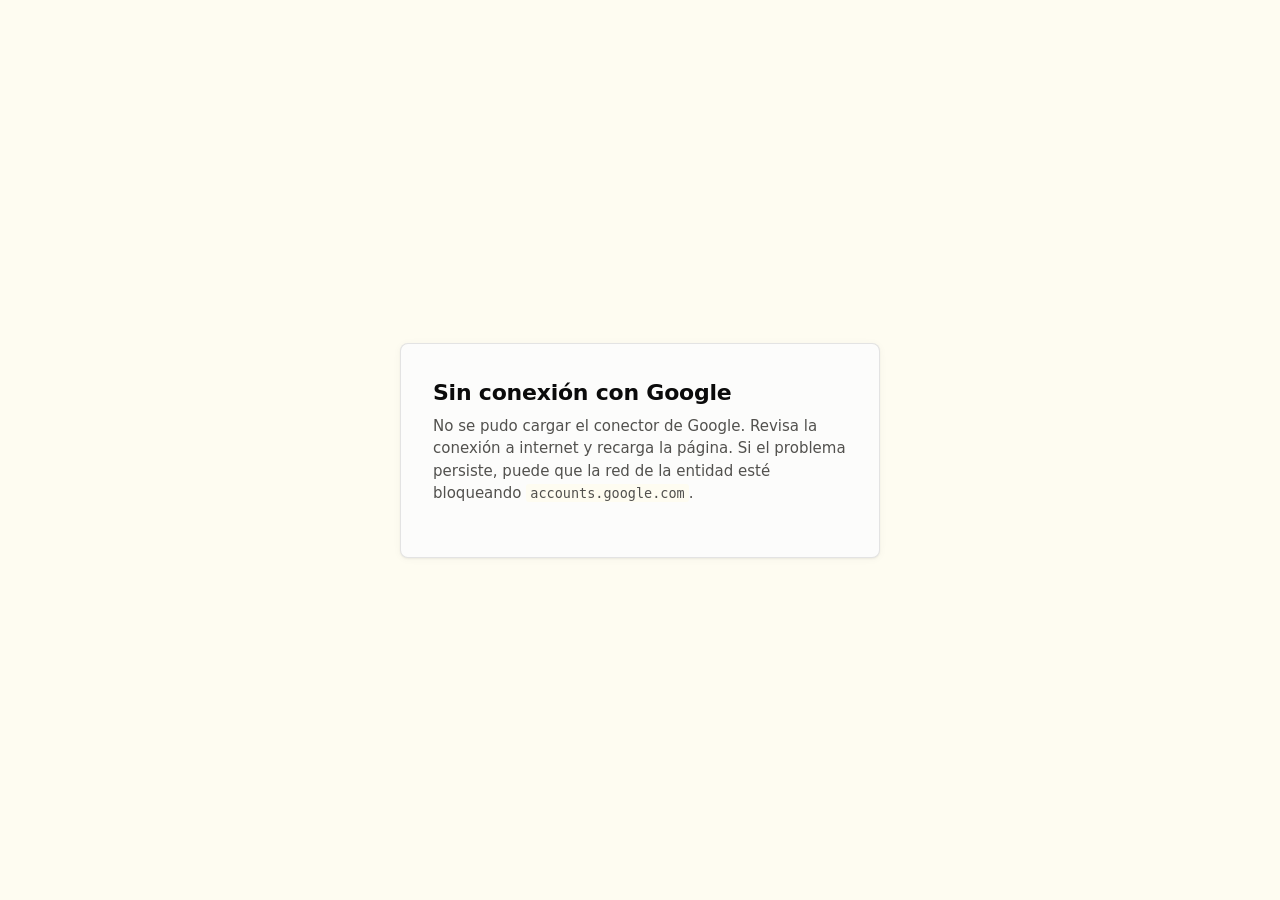
<file: index.html>
<!doctype html>
<html lang="es-CO">
<head>
<meta charset="utf-8">
<meta name="viewport" content="width=device-width, initial-scale=1">
<title>Visor CF · Tablero de Gerencia RENOBO</title>
<meta name="description" content="Seguimiento de los 15 KPIs de la agenda gerencial RENOBO 2026–2027.">
<meta name="theme-color" content="#013334">
<link rel="manifest" href="manifest.json">
<link rel="icon" href="data:image/svg+xml,<svg xmlns='http://www.w3.org/2000/svg' viewBox='0 0 32 32'><rect width='32' height='32' rx='7' fill='%23013334'/><rect x='7' y='18' width='4' height='7' rx='1.5' fill='%23d03b3b'/><rect x='14' y='13' width='4' height='12' rx='1.5' fill='%23fab219'/><rect x='21' y='8' width='4' height='17' rx='1.5' fill='%230ca30c'/></svg>">
<link rel="stylesheet" href="app.css">
</head>
<body>

<!-- Pantalla de conexión: solo aparece la primera vez o si falla la sesión. -->
<div id="portada" hidden></div>

<div id="app" hidden>
  <header id="cabecera"></header>
  <main id="contenido"></main>
</div>

<noscript>
  <p style="padding:24px;font:15px system-ui">
    Este visor necesita JavaScript. Los datos están siempre disponibles en la hoja de cálculo de Google.
  </p>
</noscript>

<script src="app.js"></script>
</body>
</html>
</file>
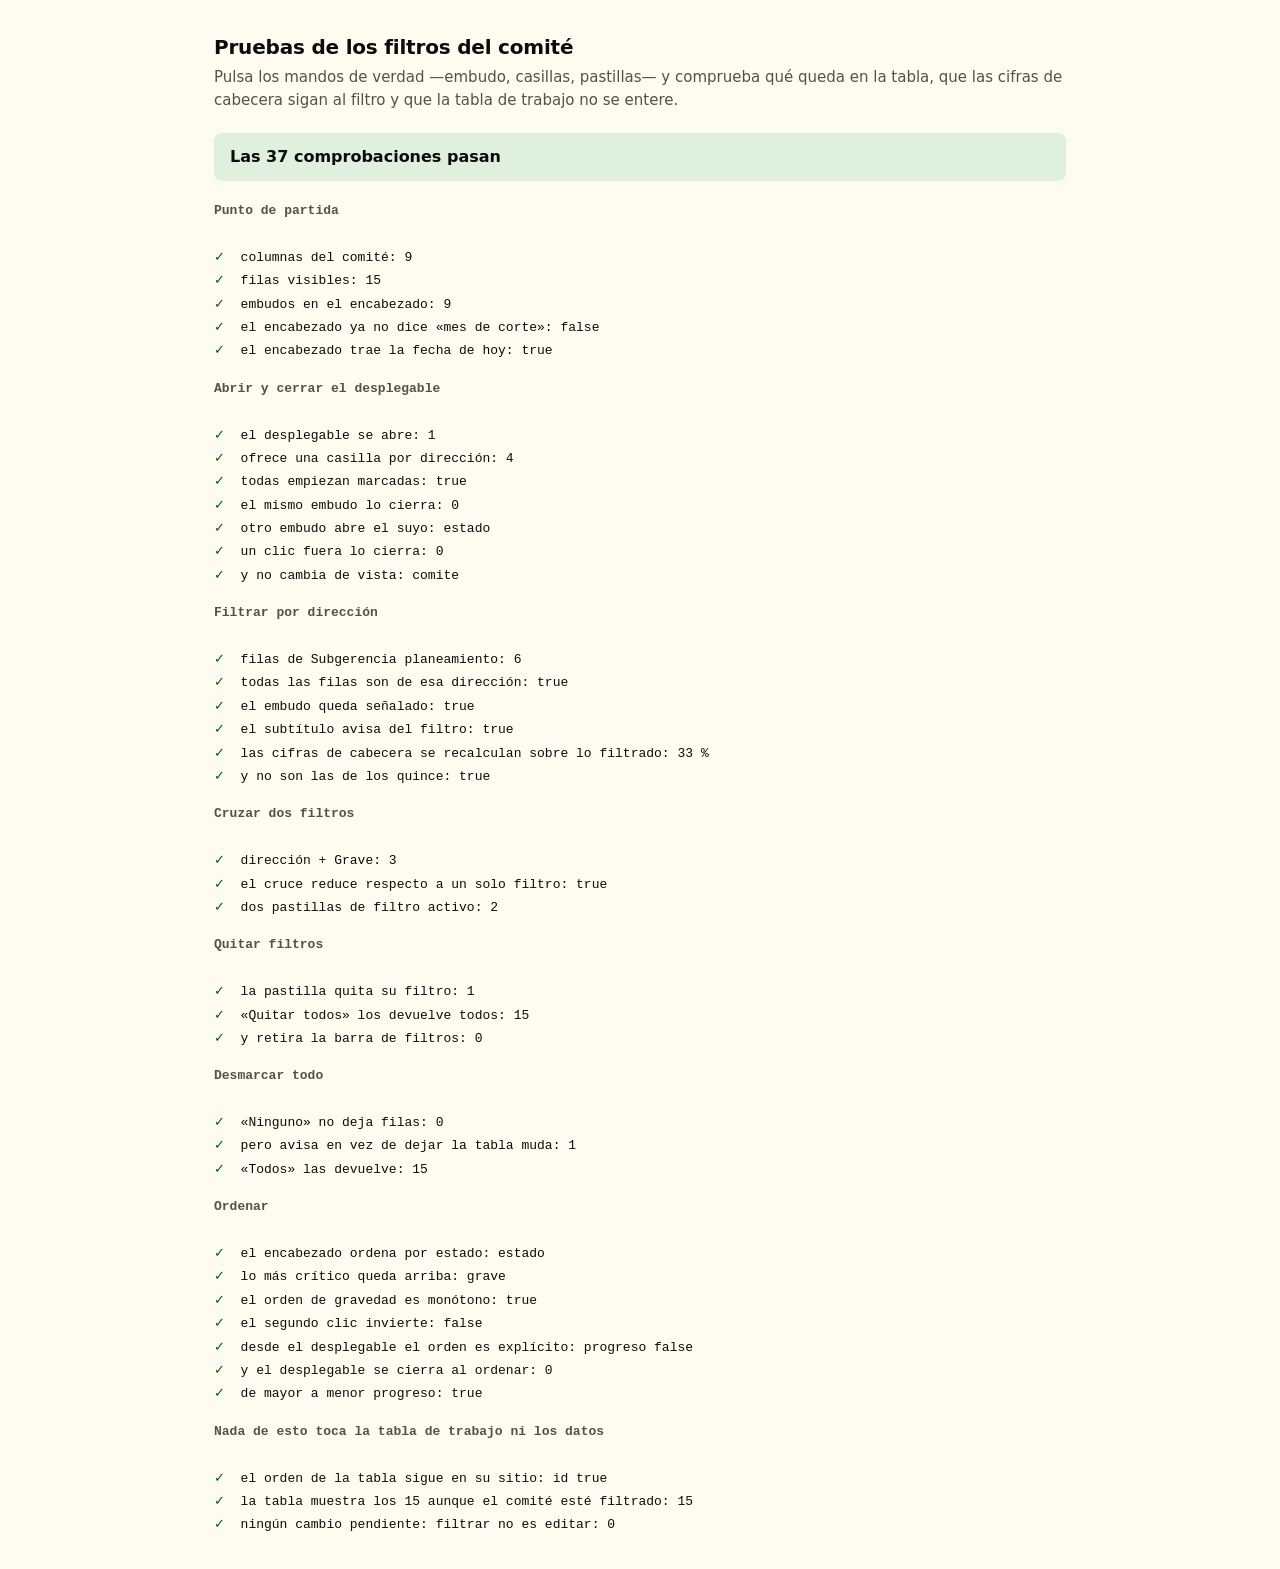
<file: pruebas-comite.html>
<!doctype html>
<html lang="es-CO">
<head>
<meta charset="utf-8">
<meta name="viewport" content="width=device-width, initial-scale=1">
<title>Visor CF · Pruebas de los filtros del comité</title>
<link rel="stylesheet" href="app.css">
<style>
  #portada, #app { display: none !important; }
  #diag { max-width: 900px; margin: 0 auto; padding: 32px 24px; }
  #diag h1 { font-size: 20px; margin-bottom: 4px; }
  .intro { color: var(--tinta-2); margin: 0 0 22px; }
  .marcador { font-size: 16px; font-weight: 600; padding: 12px 16px; border-radius: var(--r); margin-bottom: 18px; }
  .todo-ok { background: color-mix(in oklab, var(--est-meta) 14%, var(--superficie)); }
  .hay-fallos { background: color-mix(in oklab, var(--est-grave) 14%, var(--superficie)); }
  #detalle { font: 13px/1.8 ui-monospace, "Cascadia Mono", monospace; white-space: pre-wrap; }
  .grupo { display: block; margin-top: 14px; color: var(--tinta-2); font-weight: 600; }
  .ok { color: var(--exito-texto); }
  .mal { color: var(--est-grave); font-weight: 700; }
</style>
</head>
<body>

<div id="portada" hidden></div>
<div id="app"><header id="cabecera"></header><main id="contenido"></main></div>
<div id="diag">ejecutando…</div>

<script src="app.js"></script>
<script>
/* Pruebas de los filtros y el orden por columna de la vista de comité.
   Se pulsan los mandos de verdad —el embudo del encabezado, las casillas del
   desplegable, las pastillas de filtro activo— y se comprueba qué queda en la
   tabla. Así se cubre el manejador global de clics, que es donde este visor ya
   se rompió una vez. Se abre con doble clic; sin red ni credenciales. */

const salida = [];
const comprobar = (titulo, obtenido, esperado) => {
  const bien = String(obtenido) === String(esperado);
  salida.push({ bien, texto: `${titulo}: ${obtenido}` + (bien ? '' : `   ← se esperaba ${esperado}`) });
};
const grupo = t => salida.push({ grupo: true, bien: true, texto: t });

app.sheetId = 'PRUEBAS';
app.datos = {
  config: { ...SEMILLA.config, mesCorte: '2026-08' },
  kpis: SEMILLA.kpis.map(k => ({ ...k })),
  historial: SEMILLA.kpis.map(k => ({ kpiId: k.id, fecha: '2026-08-01', valor: k.avance })),
  hitos: SEMILLA.hitos.map(h => ({ ...h })),
  bitacora: SEMILLA.bitacora.map(b => ({ ...b }))
};

const TODOS = app.datos.kpis.length;
const filas    = () => document.querySelectorAll('.tabla-comite tbody tr').length;
const idsFila  = () => [...document.querySelectorAll('.tabla-comite tbody tr')].map(f => f.dataset.fila || f.querySelector('.col-id').textContent);
const embudo   = col => document.querySelector(`.tabla-comite [data-cmenu="${col}"]`);
const casillas = () => [...document.querySelectorAll('.menu-col [data-cvalor]')];
// Un clic real, con burbuja, igual que el del gerente.
const pulsar   = el => el.dispatchEvent(new MouseEvent('click', { bubbles: true }));
const marcar   = (el, v) => { el.checked = v; el.dispatchEvent(new Event('change', { bubbles: true })); };
/* Cada cambio repinta la vista entera, con lo que las casillas que ya tuviera
   en la mano quedan desconectadas del documento. Hay que volver a buscarlas
   despues de cada clic; de ahi el bucle en vez de un forEach. */
const dejarSolo = etiqueta => {
  for (let vuelta = 0; vuelta < 20; vuelta++) {
    const sobra = casillas().find(c => c.checked && c.parentElement.textContent.trim() !== etiqueta);
    if (!sobra) return;
    marcar(sobra, false);
  }
};

app.vista = 'comite';
pintar();

grupo('Punto de partida');
comprobar('columnas del comité', document.querySelectorAll('.tabla-comite thead th').length, 9);
comprobar('filas visibles', filas(), TODOS);
comprobar('embudos en el encabezado', document.querySelectorAll('.tabla-comite [data-cmenu]').length, 9);
comprobar('el encabezado ya no dice «mes de corte»', /Mes de corte|Corte a/.test(document.getElementById('app').innerHTML), false);
comprobar('el encabezado trae la fecha de hoy', document.querySelector('.comite-enc p').textContent.includes(fechaHoyLarga()), true);

grupo('Abrir y cerrar el desplegable');
pulsar(embudo('responsable'));
comprobar('el desplegable se abre', document.querySelectorAll('.menu-col').length, 1);
comprobar('ofrece una casilla por dirección', casillas().length, RESPONSABLES.length);
comprobar('todas empiezan marcadas', casillas().every(c => c.checked), true);
pulsar(embudo('responsable'));
comprobar('el mismo embudo lo cierra', document.querySelectorAll('.menu-col').length, 0);
pulsar(embudo('estado'));
comprobar('otro embudo abre el suyo', app.comite.menu, 'estado');
pulsar(document.querySelector('.tabla-comite tbody .col-nombre'));
comprobar('un clic fuera lo cierra', document.querySelectorAll('.menu-col').length, 0);
comprobar('y no cambia de vista', app.vista, 'comite');

grupo('Filtrar por dirección');
/* Planeamiento y no Gerencia: sus KPI reparten estados, asi que el cruce con
   «Grave» del bloque siguiente reduce de verdad. Los cinco de Gerencia estan
   todos en grave y el cruce no habria demostrado nada. */
const DIR = 'Subgerencia planeamiento';
pulsar(embudo('responsable'));
dejarSolo(DIR);
pulsar(embudo('responsable'));
const deDir = app.datos.kpis.filter(k => k.responsable === DIR);
comprobar(`filas de ${DIR}`, filas(), deDir.length);
comprobar('todas las filas son de esa dirección',
  [...document.querySelectorAll('.tabla-comite tbody .col-resp')].every(c => c.textContent.trim() === DIR), true);
comprobar('el embudo queda señalado', embudo('responsable').classList.contains('activa'), true);
comprobar('el subtítulo avisa del filtro',
  document.querySelector('.comite-enc p').textContent.endsWith(`${deDir.length} de ${TODOS} indicadores`), true);
comprobar('las cifras de cabecera se recalculan sobre lo filtrado',
  document.querySelector('.comite-cifras span').textContent, fmtPct(indicadoresGlobales(deDir).vsAnio));
comprobar('y no son las de los quince',
  document.querySelector('.comite-cifras span').textContent !== fmtPct(indicadoresGlobales(app.datos.kpis).vsAnio), true);

grupo('Cruzar dos filtros');
pulsar(embudo('estado'));
dejarSolo(ETIQUETA_ESTADO.grave);
pulsar(embudo('estado'));
const cruce = deDir.filter(k => estado(k, app.datos.config) === 'grave');
comprobar('dirección + Grave', filas(), cruce.length);
comprobar('el cruce reduce respecto a un solo filtro', cruce.length < deDir.length, true);
comprobar('dos pastillas de filtro activo', document.querySelectorAll('.chip-filtro').length, 2);

grupo('Quitar filtros');
pulsar(document.querySelector('.chip-filtro'));
comprobar('la pastilla quita su filtro', document.querySelectorAll('.chip-filtro').length, 1);
pulsar(document.querySelector('[data-climpiar]'));
comprobar('«Quitar todos» los devuelve todos', filas(), TODOS);
comprobar('y retira la barra de filtros', document.querySelectorAll('.filtros-comite').length, 0);

grupo('Desmarcar todo');
pulsar(embudo('pilar'));
pulsar(document.querySelector('[data-cninguno="pilar"]'));
comprobar('«Ninguno» no deja filas', filas(), 0);
comprobar('pero avisa en vez de dejar la tabla muda', document.querySelectorAll('.vacio-comite').length, 1);
pulsar(document.querySelector('[data-ctodos="pilar"]'));
comprobar('«Todos» las devuelve', filas(), TODOS);

grupo('Ordenar');
const gravedad = { grave: 0, atencion: 1, sindato: 2, meta: 3 };
const estDe = id => estado(app.datos.kpis.find(k => k.id === id), app.datos.config);
pulsar(document.querySelector('.tabla-comite [data-corden="estado"]'));
comprobar('el encabezado ordena por estado', app.comite.orden.col, 'estado');
comprobar('lo más crítico queda arriba', estDe(idsFila()[0]), 'grave');
comprobar('el orden de gravedad es monótono',
  idsFila().every((id, i) => i === 0 || gravedad[estDe(idsFila()[i - 1])] <= gravedad[estDe(id)]), true);
pulsar(document.querySelector('.tabla-comite [data-corden="estado"]'));
comprobar('el segundo clic invierte', app.comite.orden.asc, false);

pulsar(embudo('progreso'));
pulsar(document.querySelector('.menu-col [data-corden="progreso"][data-casc="0"]'));
comprobar('desde el desplegable el orden es explícito', `${app.comite.orden.col} ${app.comite.orden.asc}`, 'progreso false');
comprobar('y el desplegable se cierra al ordenar', document.querySelectorAll('.menu-col').length, 0);
const progDe = id => progresoFinal(app.datos.kpis.find(k => k.id === id)) ?? -1;
comprobar('de mayor a menor progreso',
  idsFila().every((id, i) => i === 0 || progDe(idsFila()[i - 1]) >= progDe(id)), true);

grupo('Nada de esto toca la tabla de trabajo ni los datos');
comprobar('el orden de la tabla sigue en su sitio', `${app.orden.col} ${app.orden.asc}`, 'id true');
app.vista = 'tabla'; pintar();
comprobar('la tabla muestra los 15 aunque el comité esté filtrado', document.querySelectorAll('.tabla tbody tr').length, TODOS);
comprobar('ningún cambio pendiente: filtrar no es editar', app.cambios.length, 0);

const fallos = salida.filter(s => !s.bien).length;
const pruebas = salida.filter(s => !s.grupo).length;
document.getElementById('diag').innerHTML = `
  <h1>Pruebas de los filtros del comité</h1>
  <p class="intro">Pulsa los mandos de verdad —embudo, casillas, pastillas— y comprueba qué queda en la tabla,
     que las cifras de cabecera sigan al filtro y que la tabla de trabajo no se entere.</p>
  <div class="marcador ${fallos ? 'hay-fallos' : 'todo-ok'}">
    ${fallos ? `${fallos} de ${pruebas} comprobaciones fallaron` : `Las ${pruebas} comprobaciones pasan`}
  </div>
  <div id="detalle">${salida.map(s =>
    s.grupo ? `<span class="grupo">${s.texto}</span>`
            : `<span class="${s.bien ? 'ok' : 'mal'}">${s.bien ? '✓' : '✗'}</span>  ${s.texto}`
  ).join('\n')}</div>`;
</script>
</body>
</html>
</file>
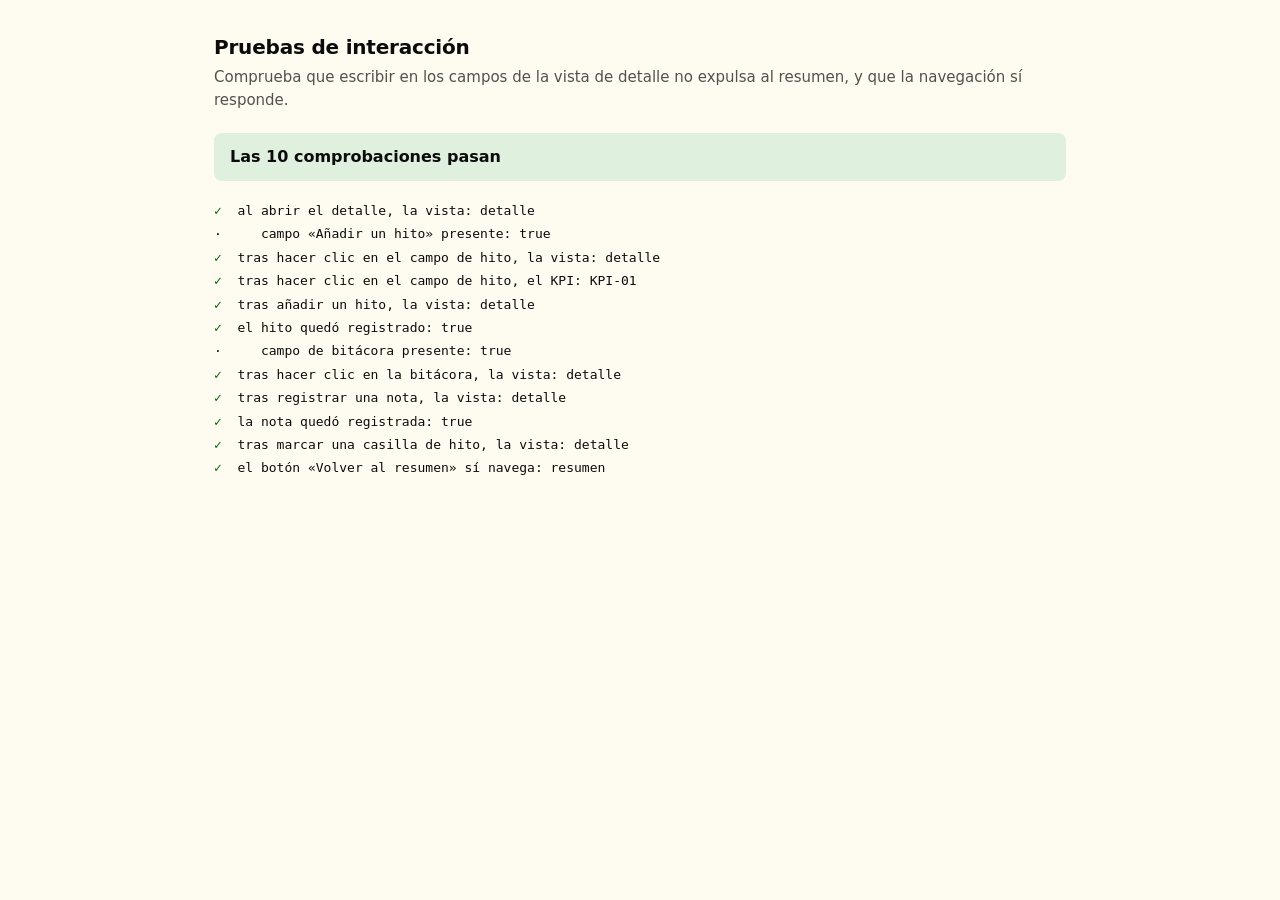
<file: pruebas-interaccion.html>
<!doctype html>
<html lang="es-CO">
<head>
<meta charset="utf-8">
<meta name="viewport" content="width=device-width, initial-scale=1">
<title>Visor CF · Pruebas de interacción</title>
<link rel="stylesheet" href="app.css">
<style>
  #portada, #app { display: none !important; }
  #diag { max-width: 900px; margin: 0 auto; padding: 32px 24px; }
  #diag h1 { font-size: 20px; margin-bottom: 4px; }
  .intro { color: var(--tinta-2); margin: 0 0 22px; }
  .marcador { font-size: 16px; font-weight: 600; padding: 12px 16px; border-radius: var(--r); margin-bottom: 18px; }
  .todo-ok { background: color-mix(in oklab, var(--est-meta) 14%, var(--superficie)); }
  .hay-fallos { background: color-mix(in oklab, var(--est-grave) 14%, var(--superficie)); }
  #detalle { font: 13px/1.8 ui-monospace, "Cascadia Mono", monospace; white-space: pre-wrap; }
  .ok { color: var(--exito-texto); }
  .mal { color: var(--est-grave); font-weight: 700; }
</style>
</head>
<body>

<div id="portada" hidden></div>
<div id="app"><header id="cabecera"></header><main id="contenido"></main></div>
<div id="diag">ejecutando…</div>

<script src="app.js"></script>
<script>
/* Pruebas de interacción de la vista de detalle.
   Nacieron de un fallo real: <body> llevaba `data-vista`, y el manejador
   global de clics lo encontraba con closest(), de modo que cualquier clic
   suelto —incluido el de los campos de texto— borraba el KPI seleccionado
   y rebotaba al resumen. Se abren con doble clic; sin red ni credenciales. */

const salida = [];
const comprobar = (titulo, obtenido, esperado) => {
  const bien = obtenido === esperado;
  salida.push({ bien, texto: `${titulo}: ${obtenido}` + (bien ? '' : `   ← se esperaba ${esperado}`) });
};
const nota = t => salida.push({ bien: true, info: true, texto: t });

app.sheetId = 'PRUEBAS';
app.datos = {
  config: { ...SEMILLA.config, mesCorte: '2026-08' },
  kpis: SEMILLA.kpis.map(k => ({ ...k })),
  historial: SEMILLA.kpis.map(k => ({ kpiId: k.id, fecha: '2026-08-01', valor: k.avance })),
  hitos: SEMILLA.hitos.map(h => ({ ...h })),
  bitacora: SEMILLA.bitacora.map(b => ({ ...b }))
};

app.vista = 'detalle';
app.kpiSel = 'KPI-01';
pintar();
comprobar('al abrir el detalle, la vista', app.vista, 'detalle');

// Un clic en un campo de texto no debe cambiar de vista.
const campoHito = document.querySelector('form[data-alta="hito"] input');
nota(`campo «Añadir un hito» presente: ${!!campoHito}`);
if (campoHito) {
  campoHito.click();
  comprobar('tras hacer clic en el campo de hito, la vista', app.vista, 'detalle');
  comprobar('tras hacer clic en el campo de hito, el KPI', app.kpiSel, 'KPI-01');
}

// Añadir un hito mantiene el detalle abierto y guarda el hito.
const formHito = document.querySelector('form[data-alta="hito"]');
if (formHito && app.vista === 'detalle') {
  formHito.querySelector('input').value = 'Hito de prueba';
  formHito.requestSubmit();
  comprobar('tras añadir un hito, la vista', app.vista, 'detalle');
  comprobar('el hito quedó registrado', String(app.datos.hitos.some(h => h.nombre === 'Hito de prueba')), 'true');
}

// Lo mismo con la bitácora.
const areaNota = document.querySelector('form[data-alta="nota"] textarea');
nota(`campo de bitácora presente: ${!!areaNota}`);
if (areaNota) {
  areaNota.click();
  comprobar('tras hacer clic en la bitácora, la vista', app.vista, 'detalle');
  document.querySelector('form[data-alta="nota"] textarea').value = 'Nota de prueba';
  document.querySelector('form[data-alta="nota"]').requestSubmit();
  comprobar('tras registrar una nota, la vista', app.vista, 'detalle');
  comprobar('la nota quedó registrada', String(app.datos.bitacora.some(b => b.texto === 'Nota de prueba')), 'true');
}

// Marcar un hito tampoco debe sacarnos del detalle.
const casilla = document.querySelector('[data-hito]');
if (casilla && app.vista === 'detalle') {
  casilla.checked = true;
  casilla.dispatchEvent(new Event('change', { bubbles: true }));
  comprobar('tras marcar una casilla de hito, la vista', app.vista, 'detalle');
}

// Los botones de navegación sí deben funcionar.
const volver = document.querySelector('[data-vista="resumen"]');
if (volver) {
  volver.click();
  comprobar('el botón «Volver al resumen» sí navega', app.vista, 'resumen');
}

const fallos = salida.filter(s => !s.bien).length;
const pruebas = salida.filter(s => !s.info).length;
document.getElementById('diag').innerHTML = `
  <h1>Pruebas de interacción</h1>
  <p class="intro">Comprueba que escribir en los campos de la vista de detalle no expulsa al resumen,
     y que la navegación sí responde.</p>
  <div class="marcador ${fallos ? 'hay-fallos' : 'todo-ok'}">
    ${fallos ? `${fallos} de ${pruebas} comprobaciones fallaron` : `Las ${pruebas} comprobaciones pasan`}
  </div>
  <div id="detalle">${salida.map(s =>
    s.info ? `<span>·     ${s.texto}</span>`
           : `<span class="${s.bien ? 'ok' : 'mal'}">${s.bien ? '✓' : '✗'}</span>  ${s.texto}`
  ).join('\n')}</div>`;
</script>
</body>
</html>
</file>
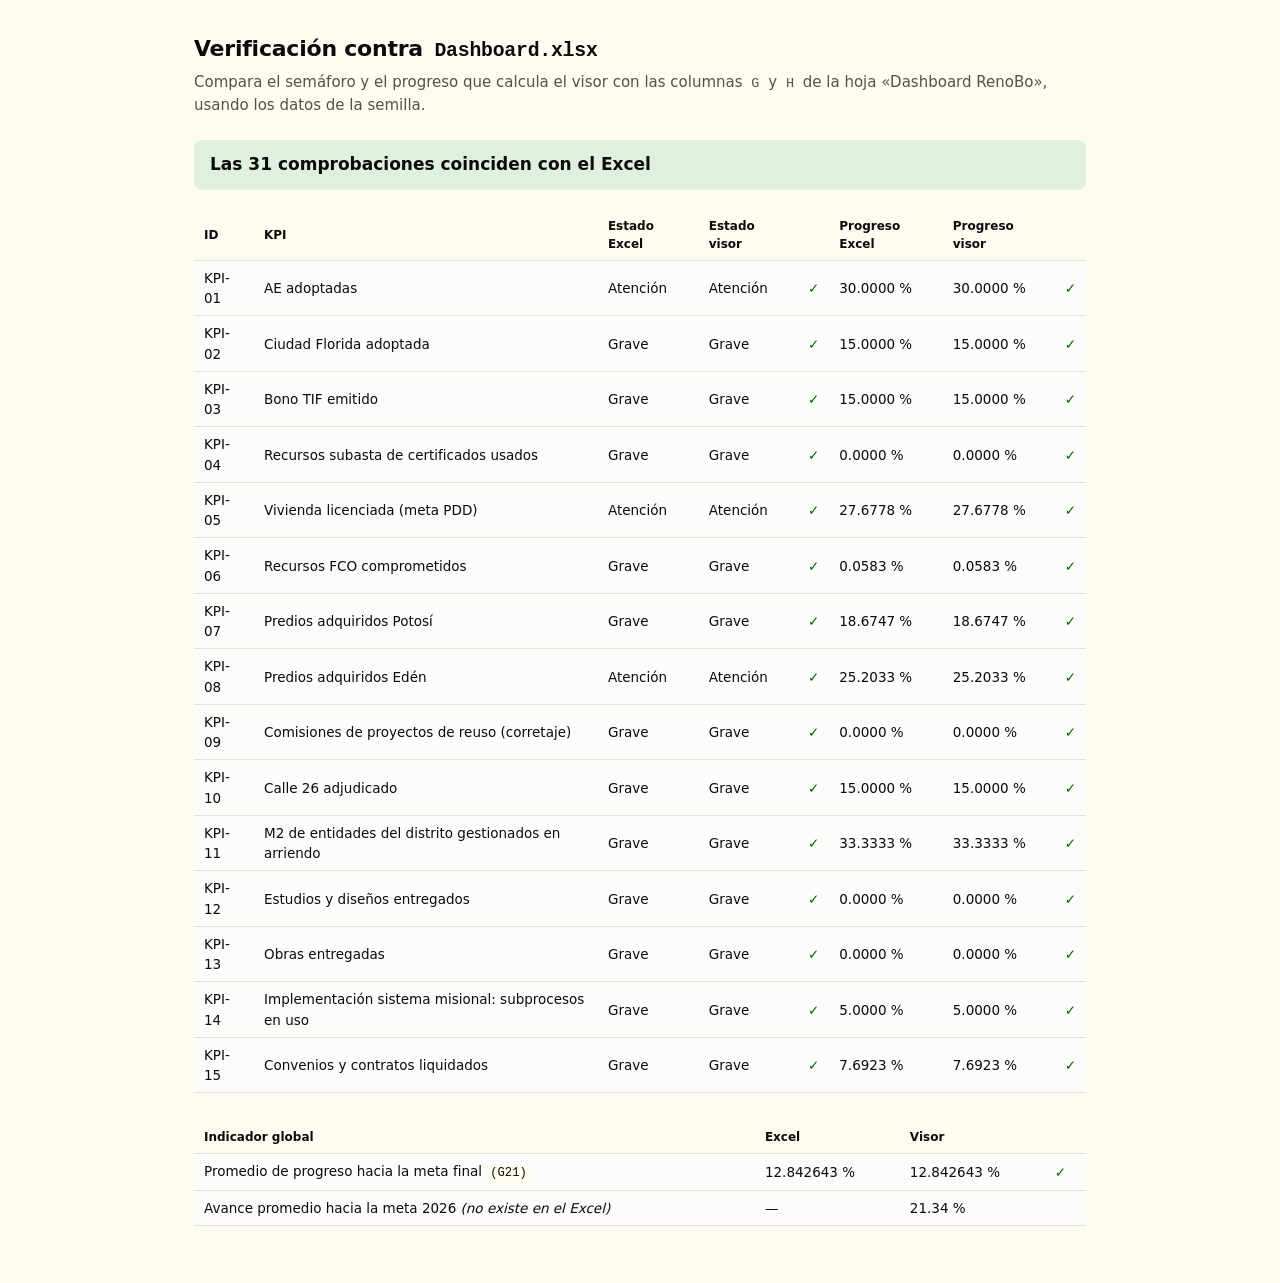
<file: pruebas.html>
<!doctype html>
<html lang="es-CO">
<head>
<meta charset="utf-8">
<meta name="viewport" content="width=device-width, initial-scale=1">
<title>Visor CF · Verificación contra el Excel</title>
<link rel="stylesheet" href="app.css">
<style>
  /* app.js abre su pantalla de conexión al arrancar; aquí estorba. */
  #portada, #app { display: none !important; }
  #pruebas { max-width: 940px; margin: 0 auto; padding: 32px 24px; }
  #pruebas h1 { font-size: 22px; margin-bottom: 4px; }
  .intro { color: var(--tinta-2); margin: 0 0 24px; }
  .marcador { font-size: 17px; font-weight: 600; padding: 12px 16px; border-radius: var(--r); margin-bottom: 20px; }
  .todo-ok { background: color-mix(in oklab, var(--est-meta) 14%, var(--superficie)); }
  .hay-fallos { background: color-mix(in oklab, var(--est-grave) 14%, var(--superficie)); }
  #pruebas table { border-collapse: collapse; width: 100%; margin-bottom: 28px; background: var(--superficie); }
  #pruebas th, #pruebas td { padding: 7px 10px; border-bottom: 1px solid var(--rejilla); text-align: left; font-size: 13.5px; }
  #pruebas th { background: var(--plano); font-size: 12px; }
  .num { text-align: right; font-variant-numeric: tabular-nums; }
  .ok  { color: var(--exito-texto); font-weight: 600; }
  .mal { color: var(--est-grave); font-weight: 600; }
</style>
</head>
<body>

<!-- app.js espera estos contenedores; aquí quedan ocultos. -->
<div id="portada" hidden></div>
<div id="app" hidden><header id="cabecera"></header><main id="contenido"></main></div>

<div id="pruebas"></div>

<script src="app.js"></script>
<script>
/* Verificación de paridad contra Dashboard.xlsx, hoja «Dashboard RenoBo».
   Los valores esperados están tomados de las columnas G y H del archivo.
   Se abre con doble clic; no necesita conexión ni cuenta de Google. */

// H6:H20 del Excel, traducido a los estados internos del visor.
const ESTADO_EXCEL = [
  'atencion', 'grave', 'grave', 'grave', 'atencion',
  'grave', 'grave', 'atencion', 'grave', 'grave',
  'grave', 'grave', 'grave', 'grave', 'grave'
];

// G6:G20 del Excel, con la precisión con la que están guardados.
const PROGRESO_EXCEL = [
  0.3, 0.15, 0.15, 0, 0.27677777777777779,
  5.8272351458286704e-4, 0.18674698795180722, 0.25203252032520324, 0, 0.15,
  0.33333333333333331, 0, 0, 0.05, 0.076923076923076927
];

const PROMEDIO_EXCEL = 0.12842642798838541;   // celda G21
const TOL = 1e-9;

// El estado que el visor necesita, montado desde la semilla.
app.datos = {
  // mesCorte fijo en ago-26: es el corte del Excel contra el que se compara.
  config: { ...SEMILLA.config, mesCorte: '2026-08' },
  kpis: SEMILLA.kpis.map(k => ({ ...k })),
  historial: [],
  hitos: SEMILLA.hitos.map(h => ({ ...h })),
  bitacora: []
};

const filas = [];
let fallos = 0;

app.datos.kpis.forEach((k, i) => {
  const estObt = estado(k, app.datos.config);
  const progObt = progresoFinal(k);
  const okEst = estObt === ESTADO_EXCEL[i];
  const okProg = Math.abs(progObt - PROGRESO_EXCEL[i]) < TOL;
  if (!okEst || !okProg) fallos++;
  filas.push(`<tr>
    <td>${k.id}</td>
    <td>${k.nombre}</td>
    <td>${ETIQUETA_ESTADO[ESTADO_EXCEL[i]]}</td>
    <td>${ETIQUETA_ESTADO[estObt]}</td>
    <td class="${okEst ? 'ok' : 'mal'}">${okEst ? '✓' : '✗'}</td>
    <td class="num">${(PROGRESO_EXCEL[i] * 100).toFixed(4)} %</td>
    <td class="num">${(progObt * 100).toFixed(4)} %</td>
    <td class="${okProg ? 'ok' : 'mal'}">${okProg ? '✓' : '✗'}</td>
  </tr>`);
});

const g = indicadoresGlobales();
const okProm = Math.abs(g.vsFinal - PROMEDIO_EXCEL) < TOL;
if (!okProm) fallos++;

document.getElementById('pruebas').innerHTML = `
  <h1>Verificación contra <code>Dashboard.xlsx</code></h1>
  <p class="intro">Compara el semáforo y el progreso que calcula el visor con las columnas
    <code>G</code> y <code>H</code> de la hoja «Dashboard RenoBo», usando los datos de la semilla.</p>

  <div class="marcador ${fallos ? 'hay-fallos' : 'todo-ok'}">
    ${fallos ? `${fallos} comprobación${fallos === 1 ? '' : 'es'} sin coincidir` : 'Las 31 comprobaciones coinciden con el Excel'}
  </div>

  <table>
    <thead><tr>
      <th>ID</th><th>KPI</th>
      <th>Estado Excel</th><th>Estado visor</th><th></th>
      <th class="num">Progreso Excel</th><th class="num">Progreso visor</th><th></th>
    </tr></thead>
    <tbody>${filas.join('')}</tbody>
  </table>

  <table>
    <thead><tr><th>Indicador global</th><th class="num">Excel</th><th class="num">Visor</th><th></th></tr></thead>
    <tbody>
      <tr>
        <td>Promedio de progreso hacia la meta final <code>(G21)</code></td>
        <td class="num">${(PROMEDIO_EXCEL * 100).toFixed(6)} %</td>
        <td class="num">${(g.vsFinal * 100).toFixed(6)} %</td>
        <td class="${okProm ? 'ok' : 'mal'}">${okProm ? '✓' : '✗'}</td>
      </tr>
      <tr>
        <td>Avance promedio hacia la meta 2026 <em>(no existe en el Excel)</em></td>
        <td class="num">—</td>
        <td class="num">${(g.vsAnio * 100).toFixed(2)} %</td>
        <td></td>
      </tr>
    </tbody>
  </table>`;
</script>
</body>
</html>
</file>
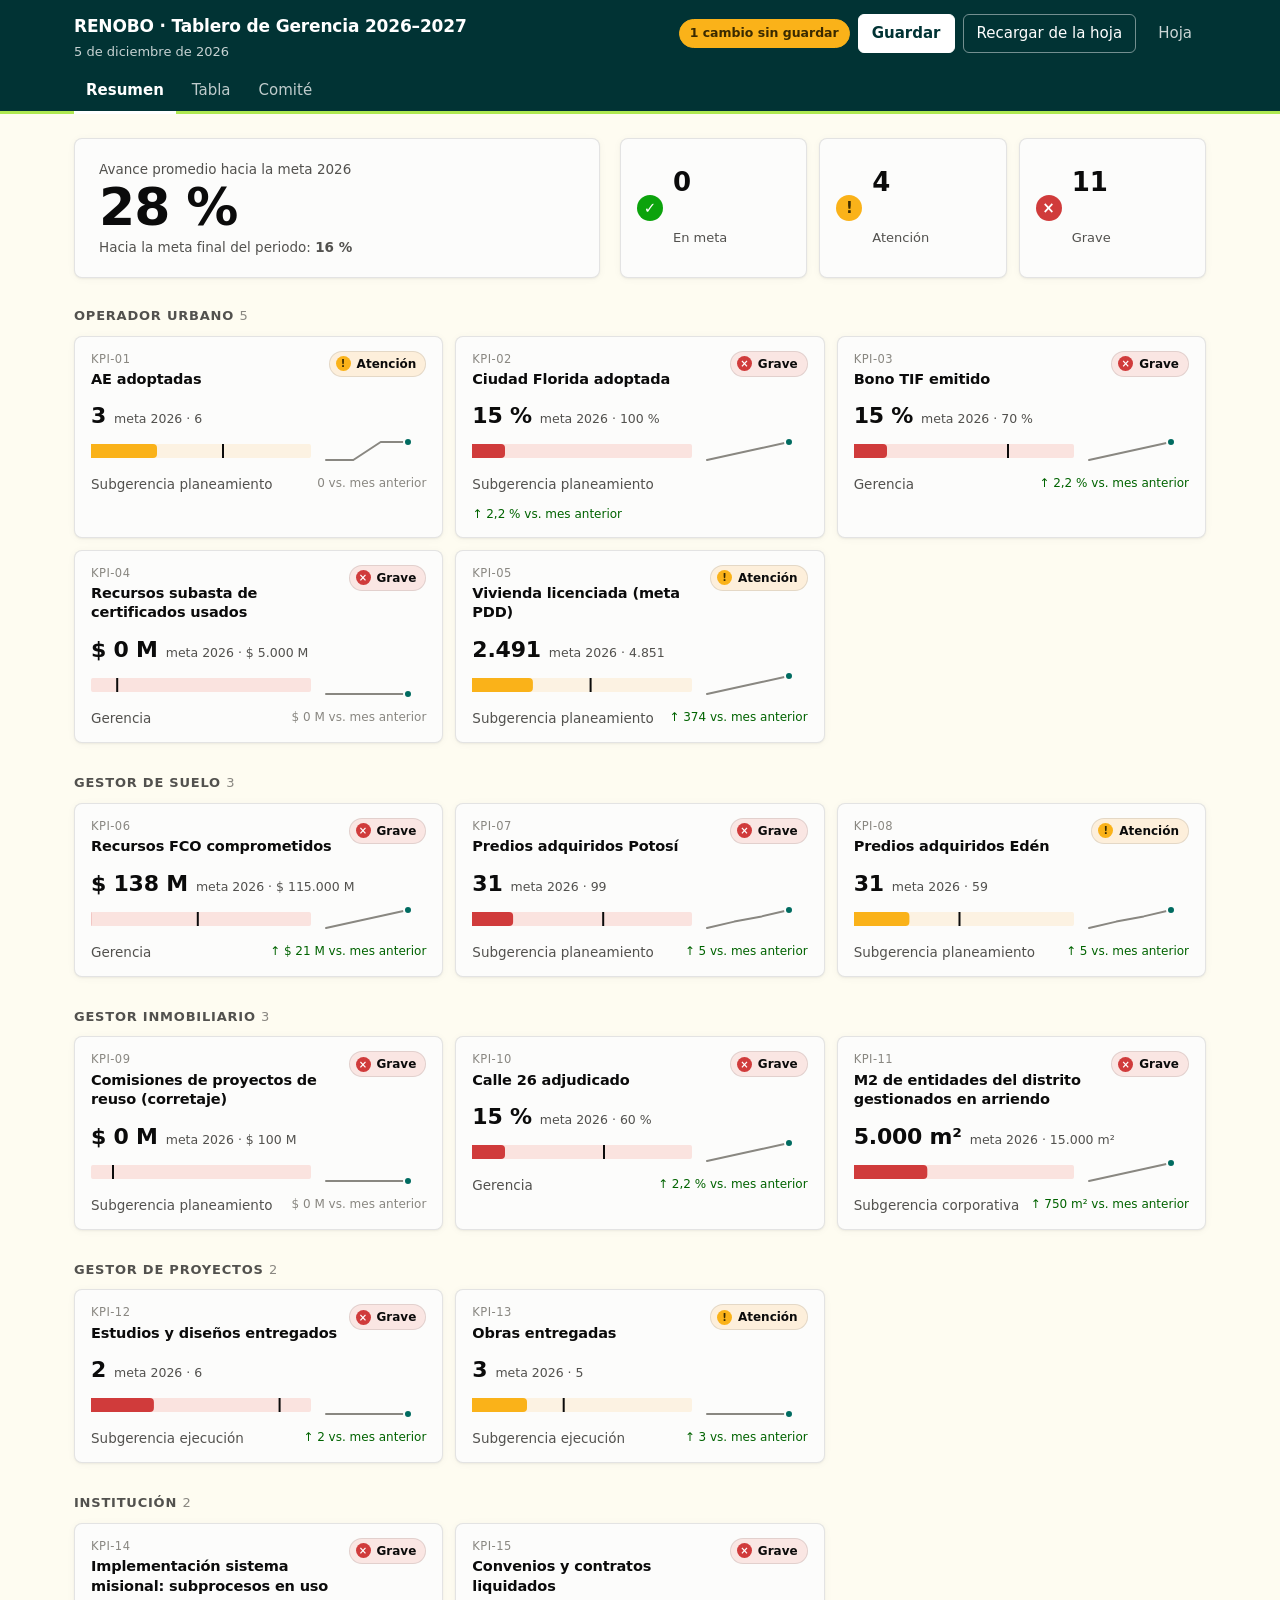
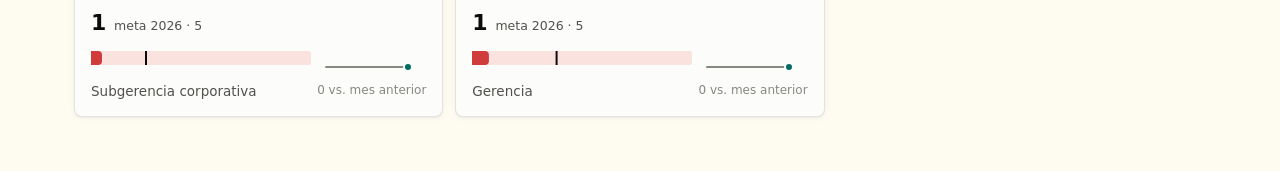
<file: vista-previa.html>
<!doctype html>
<html lang="es-CO">
<head>
<meta charset="utf-8">
<meta name="viewport" content="width=device-width, initial-scale=1">
<title>Visor CF · Vista previa</title>
<link rel="stylesheet" href="app.css">
<style>
  /* app.js arranca su propio flujo de conexión de forma asíncrona y volvería a
     ocultar el tablero al terminar. Con !important gana la vista previa. */
  #portada { display: none !important; }
  #app     { display: block !important; }
</style>
</head>
<body>

<div id="portada" hidden></div>
<div id="app"><header id="cabecera"></header><main id="contenido"></main></div>

<script>
/* Cualquier error queda a la vista en vez de dejar la página en blanco. */
window.addEventListener('error', e => {
  document.body.insertAdjacentHTML('afterbegin',
    `<pre style="background:#d03b3b;color:#fff;padding:16px;margin:0;white-space:pre-wrap;font:13px monospace">${e.message}\n${e.filename}:${e.lineno}:${e.colno}</pre>`);
});
</script>
<script src="app.js"></script>
<script>
/* Vista previa del visor con datos de ejemplo: sirve para revisar el diseño
   sin montar las credenciales de Google. Nada de lo que se edite aquí se
   guarda en ninguna parte.

   Uso:  vista-previa.html?vista=resumen | tabla | detalle | comite
         &kpi=KPI-07   (para la vista de detalle) */

const q = new URLSearchParams(location.search);

/* Registro sintético de ago a nov de 2026, para que los gráficos tengan qué
   dibujar. Mismo formato que el real: kpiId · fecha · valor. */
const FECHAS_DEMO = ['2026-08-14', '2026-09-09', '2026-10-22', '2026-11-06'];
const historialDemo = [];
SEMILLA.kpis.forEach(k => {
  const meta = k.avance ?? 0;
  const arranque = meta * 0.55;
  FECHAS_DEMO.forEach((f, j) => {
    let v = j === FECHAS_DEMO.length - 1
      ? meta
      : arranque + ((meta - arranque) / (FECHAS_DEMO.length - 1)) * j;
    if (['conteo', 'm2'].includes(k.unidad)) v = Math.round(v);
    historialDemo.push({ kpiId: k.id, fecha: f, valor: v });
  });
});
historialDemo.sort((a, b) => a.fecha.localeCompare(b.fecha) || a.kpiId.localeCompare(b.kpiId));

app.sheetId = 'DEMO';
app.datos = {
  config: { ...SEMILLA.config, mesCorte: '2026-11' },
  kpis: SEMILLA.kpis.map(k => ({ ...k })),
  historial: historialDemo,
  hitos: SEMILLA.hitos.map((h, i) => ({ ...h, hecho: i % 4 === 0, fecha: i % 4 === 0 ? '2026-10-15' : '' })),
  bitacora: SEMILLA.bitacora.map(b => ({ ...b }))
};
SEMILLA.kpis.forEach(k => recalcularDesdeHitos(k.id));

app.vista = q.get('vista') || 'resumen';
app.kpiSel = q.get('kpi') || 'KPI-07';
app.cambios = ['demo'];          // para ver el aviso de cambios sin guardar
mostrarApp();                    // app.js dejó visible su pantalla de conexión
</script>
</body>
</html>
</file>
<file: app.css>
/* ===========================================================================
   Visor CF · estilos
   Paleta: instancia de referencia del método de visualización de datos.
   Los colores de estado (semáforo) son fijos en ambos modos y nunca cargan
   el significado solos: siempre van con icono y etiqueta de texto.
   =========================================================================== */

:root {
  color-scheme: light;

  /* Identidad RENOBO, tomada de renobo.com.co (themes/custom/theme_eru).
     El verde petroleo es el color dominante del sitio; menta y lima son sus
     acentos. Contrastes verificados: blanco sobre petroleo 13,8:1;
     verde marca sobre superficie 6,3:1; lima sobre petroleo 9,6:1. */
  --marca-fondo:  #013334;   /* verde petroleo: cabecera */
  --marca:        #006b60;   /* verde marca: enlaces y series de datos */
  --marca-clara:  #00c29d;   /* menta: acento en modo oscuro */
  --marca-lima:   #afe951;   /* lima: subrayado de la pestana activa */

  --superficie:   #fcfcfb;
  --plano:        #fefcf1;   /* crema palido del sitio institucional */
  --tinta-1:      #0b0b0b;
  --tinta-2:      #52514e;
  --tinta-3:      #898781;
  --rejilla:      #e1e0d9;
  --eje:          #c3c2b7;
  --borde:        rgba(11, 11, 11, .10);
  --serie-1:      #006b60;
  --exito-texto:  #006300;
  --amarillo-edit:#fff8dc;

  /* Estado — fijos, no se tematizan */
  --est-meta:     #0ca30c;
  --est-atencion: #fab219;
  --est-grave:    #d03b3b;
  --est-sindato:  #898781;

  --r: 8px;
  --sombra: 0 1px 2px rgba(11,11,11,.05), 0 1px 8px rgba(11,11,11,.04);
  --sans: system-ui, -apple-system, "Segoe UI", sans-serif;
}

/* Las superficies oscuras se mantienen neutras a proposito: los colores de
   estado estan validados contra #1a1a19 y teñirlas alteraria esos contrastes.
   La identidad entra por la cabecera y los acentos, que sí cambian. */
@media (prefers-color-scheme: dark) {
  :root:not([data-theme="light"]) {
    color-scheme: dark;
    --marca:        #00c29d;
    --superficie:   #1a1a19;
    --plano:        #0d0d0d;
    --tinta-1:      #ffffff;
    --tinta-2:      #c3c2b7;
    --tinta-3:      #898781;
    --rejilla:      #2c2c2a;
    --eje:          #383835;
    --borde:        rgba(255, 255, 255, .10);
    --serie-1:      #00c29d;
    --exito-texto:  #0ca30c;
    --amarillo-edit:#332f1d;
    --sombra: none;
  }
}
:root[data-theme="dark"] {
  color-scheme: dark;
  --marca: #00c29d; --superficie: #1a1a19; --plano: #0d0d0d; --tinta-1: #fff;
  --tinta-2: #c3c2b7; --tinta-3: #898781; --rejilla: #2c2c2a; --eje: #383835;
  --borde: rgba(255,255,255,.10); --serie-1: #00c29d; --exito-texto: #0ca30c;
  --amarillo-edit: #332f1d; --sombra: none;
}

* { box-sizing: border-box; }

/* El `display: grid` de #portada le gana al `display: none` que el navegador
   aplica por el atributo `hidden`. Sin esto, la portada nunca se oculta. */
[hidden] { display: none !important; }
body {
  margin: 0; background: var(--plano); color: var(--tinta-1);
  font: 15px/1.5 var(--sans);
  -webkit-font-smoothing: antialiased;
}
h1, h2, h3 { margin: 0; font-weight: 600; letter-spacing: -.01em; }
button, input, select, textarea { font: inherit; color: inherit; }

/* --- Portada (conexión) --------------------------------------------------- */
#portada { display: grid; place-items: center; min-height: 100vh; padding: 24px; }
.portada-caja {
  background: var(--superficie); border: 1px solid var(--borde); border-radius: var(--r);
  padding: 32px; max-width: 480px; width: 100%; box-shadow: var(--sombra);
}
.portada-caja h1 { font-size: 22px; margin-bottom: 6px; }
.portada-sub { color: var(--tinta-2); margin: 0 0 20px; }
.portada-error {
  background: color-mix(in oklab, var(--est-grave) 12%, var(--superficie));
  border-left: 3px solid var(--est-grave); padding: 10px 12px; border-radius: 4px;
  color: var(--tinta-1); margin: 0 0 16px;
}
#form-config label { display: block; margin-bottom: 16px; font-weight: 500; }
#form-config input {
  display: block; width: 100%; margin-top: 6px; padding: 9px 11px;
  border: 1px solid var(--eje); border-radius: 6px; background: var(--plano);
}
#form-config small { display: block; margin-top: 5px; color: var(--tinta-3); font-weight: 400; }
code { background: var(--plano); padding: 1px 4px; border-radius: 3px; font-size: .9em; }

/* --- Cabecera ------------------------------------------------------------- */
#cabecera {
  position: sticky; top: 0; z-index: 10;
  background: var(--marca-fondo); color: #fff;
  border-bottom: 3px solid var(--marca-lima);
}
#cabecera .corte { color: rgba(255, 255, 255, .78); }
#cabecera .corte strong { color: #fff; }
.barra {
  display: flex; align-items: flex-start; justify-content: space-between;
  gap: 24px; flex-wrap: wrap; padding: 14px 24px 10px; max-width: 1180px; margin: 0 auto;
}
.titulo h1 { font-size: 17px; }
.corte { margin: 2px 0 0; color: var(--tinta-2); font-size: 13px; }
.acciones { display: flex; align-items: center; gap: 8px; flex-wrap: wrap; }

.btn {
  padding: 7px 13px; border-radius: 6px; border: 1px solid var(--eje);
  background: var(--superficie); cursor: pointer; white-space: nowrap;
}
.btn:hover:not(:disabled) { background: var(--plano); }
.btn:disabled { opacity: .45; cursor: default; }
.btn-primario { background: var(--tinta-1); color: var(--superficie); border-color: var(--tinta-1); font-weight: 500; }
.btn-primario:hover:not(:disabled) { opacity: .88; background: var(--tinta-1); }
.btn-sutil { border-color: transparent; color: var(--tinta-2); }
.enlace {
  background: none; border: 0; padding: 0; cursor: pointer;
  color: var(--marca); text-align: left; text-decoration: underline;
  text-underline-offset: 2px;
}

/* Botones de la cabecera: sobre el verde petroleo, no sobre superficie clara. */
#cabecera .btn {
  background: transparent; color: #fff; border-color: rgba(255, 255, 255, .45);
}
#cabecera .btn:hover:not(:disabled) { background: rgba(255, 255, 255, .12); }
#cabecera .btn-primario {
  background: #fff; color: var(--marca-fondo); border-color: #fff; font-weight: 600;
}
#cabecera .btn-primario:hover:not(:disabled) { background: #fff; opacity: .9; }
#cabecera .btn-sutil { border-color: transparent; color: rgba(255, 255, 255, .8); }

.chip { font-size: 12.5px; padding: 4px 10px; border-radius: 999px; border: 1px solid var(--borde); }
.chip-ok { color: rgba(255, 255, 255, .75); border-color: rgba(255, 255, 255, .25); }
.chip-pendiente {
  background: var(--est-atencion); color: #3a2a00;
  border-color: var(--est-atencion); font-weight: 600;
}
.chip-trabajando { color: #fff; border-color: rgba(255, 255, 255, .35); }

.pestanas { display: flex; gap: 4px; padding: 0 24px; max-width: 1180px; margin: 0 auto; }
.pest {
  background: none; border: 0; border-bottom: 3px solid transparent;
  padding: 8px 12px 9px; cursor: pointer; color: rgba(255, 255, 255, .75);
  margin-bottom: -3px;   /* el subrayado se apoya en el borde lima */
}
.pest:hover { color: #fff; }
/* Subrayado blanco, no lima: sobre el borde lima de la cabecera no se veria. */
.pest.activa { color: #fff; border-bottom-color: #fff; font-weight: 600; }

#contenido { max-width: 1180px; margin: 0 auto; padding: 24px; }

/* --- Encabezado del resumen: cifra protagonista + fichas ------------------ */
.tablero {
  display: flex; gap: 20px; flex-wrap: wrap; align-items: stretch; margin-bottom: 28px;
}
.hero {
  background: var(--superficie); border: 1px solid var(--borde); border-radius: var(--r);
  padding: 20px 24px; flex: 1 1 320px; box-shadow: var(--sombra);
}
.hero-etiq { margin: 0; color: var(--tinta-2); font-size: 13.5px; }
.hero-num { margin: 2px 0 4px; font-size: 52px; font-weight: 600; line-height: 1; letter-spacing: -.02em; }
.hero-pie { margin: 0; color: var(--tinta-2); font-size: 13.5px; }

.fichas { display: flex; gap: 12px; flex: 1 1 380px; }
.ficha {
  flex: 1; display: grid; grid-template-columns: auto 1fr; grid-template-rows: auto auto;
  gap: 0 10px; align-items: center; text-align: left; cursor: pointer;
  background: var(--superficie); border: 1px solid var(--borde); border-radius: var(--r);
  padding: 14px 16px; box-shadow: var(--sombra);
}
.ficha:hover { border-color: var(--eje); }
.ficha.activa { border-color: var(--tinta-1); }
.ficha-icono {
  grid-row: span 2; width: 26px; height: 26px; border-radius: 50%;
  display: grid; place-items: center; font-size: 15px; font-weight: 700; color: #fff;
}
.ficha-num { font-size: 26px; font-weight: 600; line-height: 1.1; }
.ficha-txt { color: var(--tinta-2); font-size: 13px; }
.ficha.est-meta     .ficha-icono { background: var(--est-meta); }
.ficha.est-atencion .ficha-icono { background: var(--est-atencion); color: #3a2a00; }
.ficha.est-grave    .ficha-icono { background: var(--est-grave); }

.filtro-activo { color: var(--tinta-2); margin: -8px 0 20px; }

/* --- Pilares y tarjetas de KPI -------------------------------------------- */
.pilar { margin-bottom: 30px; }
.pilar > h2 {
  font-size: 13px; text-transform: uppercase; letter-spacing: .06em;
  color: var(--tinta-2); margin-bottom: 10px;
}
.cuenta { color: var(--tinta-3); font-weight: 400; }
.lista { display: grid; grid-template-columns: repeat(auto-fill, minmax(340px, 1fr)); gap: 12px; }

.kpi {
  background: var(--superficie); border: 1px solid var(--borde); border-radius: var(--r);
  padding: 14px 16px; cursor: pointer; box-shadow: var(--sombra);
}
.kpi:hover, .kpi:focus-visible { border-color: var(--eje); outline: none; }
.kpi-enc { display: grid; grid-template-columns: 1fr auto; gap: 2px 10px; align-items: start; }
.kpi-id { grid-column: 1; font-size: 11.5px; color: var(--tinta-3); letter-spacing: .04em; }
.kpi-enc h3 { grid-column: 1; font-size: 14.5px; line-height: 1.35; }
.kpi-enc .pastilla { grid-column: 2; grid-row: 1 / span 2; }
.kpi-cifras { display: flex; align-items: baseline; gap: 8px; margin: 10px 0 6px; flex-wrap: wrap; }
.cifra { font-size: 22px; font-weight: 600; letter-spacing: -.01em; }
.cifra-meta { color: var(--tinta-2); font-size: 12.5px; }
.kpi-graf { display: flex; align-items: center; gap: 12px; }
.kpi-pie {
  display: flex; justify-content: space-between; gap: 10px; margin-top: 10px;
  font-size: 12px; color: var(--tinta-3); flex-wrap: wrap;
}
.delta.sube { color: var(--exito-texto); }
.delta.baja { color: var(--est-grave); }

/* --- Pastilla de estado: color + icono + texto ---------------------------- */
.pastilla {
  display: inline-flex; align-items: center; gap: 6px; white-space: nowrap;
  font-size: 12px; font-weight: 600; padding: 3px 9px 3px 6px; border-radius: 999px;
  border: 1px solid var(--borde); color: var(--tinta-1);
}
.pastilla i {
  width: 15px; height: 15px; border-radius: 50%; display: grid; place-items: center;
  font-size: 10px; font-style: normal; font-weight: 700; color: #fff;
}
.pastilla.grande { font-size: 14px; padding: 6px 14px 6px 8px; }
.pastilla.grande i { width: 19px; height: 19px; font-size: 12px; }
.pastilla.est-meta     { background: color-mix(in oklab, var(--est-meta) 12%, var(--superficie)); }
.pastilla.est-atencion { background: color-mix(in oklab, var(--est-atencion) 18%, var(--superficie)); }
.pastilla.est-grave    { background: color-mix(in oklab, var(--est-grave) 12%, var(--superficie)); }
.pastilla.est-sindato  { background: var(--plano); }
.pastilla.est-meta     i { background: var(--est-meta); }
.pastilla.est-atencion i { background: var(--est-atencion); color: #3a2a00; }
.pastilla.est-grave    i { background: var(--est-grave); }
.pastilla.est-sindato  i { background: var(--est-sindato); }

/* --- Gráficos ------------------------------------------------------------- */
.g-bullet { flex: 0 0 auto; display: block; }
.g-pista { fill: color-mix(in oklab, currentColor 14%, var(--superficie)); }
.g-relleno { fill: currentColor; }
.g-pista.est-meta,     .g-relleno.est-meta     { color: var(--est-meta); }
.g-pista.est-atencion, .g-relleno.est-atencion { color: var(--est-atencion); }
.g-pista.est-grave,    .g-relleno.est-grave    { color: var(--est-grave); }
.g-pista.est-sindato,  .g-relleno.est-sindato  { color: var(--est-sindato); }
.g-marca { fill: var(--tinta-1); }

.g-spark { flex: 0 0 auto; overflow: visible; }
.g-linea { fill: none; stroke: var(--tinta-3); stroke-width: 2; stroke-linejoin: round; stroke-linecap: round; }
.g-punta { fill: var(--serie-1); stroke: var(--superficie); stroke-width: 2; }
.g-vacio { color: var(--tinta-3); font-size: 12px; }

.g-evolucion { width: 100%; height: auto; display: block; }
.g-rejilla { stroke: var(--rejilla); stroke-width: 1; }
.g-tick { fill: var(--tinta-3); font-size: 11px; font-variant-numeric: tabular-nums; }
.g-tick-y { text-anchor: end; }
.g-tick-x { text-anchor: middle; }
.g-linea-gruesa { fill: none; stroke: var(--serie-1); stroke-width: 2; stroke-linejoin: round; stroke-linecap: round; }
.g-punto { fill: var(--serie-1); stroke: var(--superficie); stroke-width: 2; }
.g-meta { stroke: var(--tinta-2); stroke-width: 1.5; }
.g-ruta { fill: none; stroke: var(--tinta-3); stroke-width: 2; stroke-dasharray: 5 4; stroke-linecap: round; }
.g-etiq { fill: var(--tinta-2); font-size: 11.5px; }
.g-etiq-fuerte { fill: var(--tinta-1); font-size: 13px; font-weight: 600; }

.leyenda { display: flex; gap: 18px; flex-wrap: wrap; margin-top: 10px; font-size: 12.5px; color: var(--tinta-2); }
.leyenda span { display: inline-flex; align-items: center; gap: 7px; }
.clave { width: 16px; height: 2px; border-radius: 1px; display: inline-block; }
.clave-avance { background: var(--serie-1); height: 3px; }
.clave-ruta { background: repeating-linear-gradient(90deg, var(--tinta-3) 0 5px, transparent 5px 9px); }
.clave-meta { background: var(--tinta-2); }

/* --- Tabla ---------------------------------------------------------------- */
.aviso, .aviso-sutil { color: var(--tinta-2); }
.aviso-sutil { font-size: 13px; margin: 0 0 14px; }
.tabla-env {
  overflow-x: auto; background: var(--superficie);
  border: 1px solid var(--borde); border-radius: var(--r); box-shadow: var(--sombra);
}
.tabla { border-collapse: collapse; width: 100%; min-width: 860px; }
.tabla th, .tabla td {
  padding: 9px 12px; text-align: left; border-bottom: 1px solid var(--rejilla);
  vertical-align: middle;
}
.tabla thead th { background: var(--plano); font-size: 12px; color: var(--tinta-2); font-weight: 600; }
.tabla tbody tr:last-child td { border-bottom: 0; }
.orden { background: none; border: 0; padding: 0; cursor: pointer; font: inherit; color: inherit; }
.orden.activa { color: var(--tinta-1); }
.col-num { text-align: right; font-variant-numeric: tabular-nums; white-space: nowrap; }
.col-id { color: var(--tinta-3); font-size: 12.5px; white-space: nowrap; }
.col-pilar { color: var(--tinta-2); font-size: 13px; }
.col-nombre { min-width: 210px; }
.unidad { display: block; font-size: 11.5px; color: var(--tinta-3); }
td.editable { background: var(--amarillo-edit); }
.campo { display: flex; align-items: center; justify-content: flex-end; gap: 1px; }
.celda-edit {
  width: 100%; padding: 5px 7px; border: 1px solid transparent;
  border-radius: 4px; background: transparent; text-align: right;
  font-variant-numeric: tabular-nums;
}
/* Ancho explícito: en una tabla de layout automático el input aporta su ancho
   intrínseco (unos 20 caracteres) y desborda la tabla entera. */
.campo .celda-edit { flex: 0 0 auto; width: 74px; min-width: 0; padding-right: 2px; }
select.celda-edit { text-align: left; min-width: 150px; }
.celda-edit:hover { border-color: var(--eje); }
.celda-edit:focus { border-color: var(--tinta-1); background: var(--superficie); outline: none; }
.sufijo { color: var(--tinta-3); font-size: 12px; margin-left: 2px; }
.derivado { color: var(--tinta-2); font-size: 13px; }
.derivado i { font-style: normal; font-size: 10.5px; color: var(--tinta-3); border: 1px solid var(--borde); padding: 0 4px; border-radius: 3px; }

/* --- Detalle -------------------------------------------------------------- */
.volver { margin-bottom: 14px; }
.detalle-enc { display: flex; justify-content: space-between; gap: 20px; align-items: start; flex-wrap: wrap; }
.detalle-enc h2 { font-size: 22px; margin: 3px 0; }
.resp { color: var(--tinta-2); font-size: 13.5px; margin: 0; }
.cifras-detalle {
  display: grid; grid-template-columns: repeat(auto-fit, minmax(150px, 1fr));
  gap: 12px; margin: 20px 0 24px;
}
.cifra-caja {
  background: var(--superficie); border: 1px solid var(--borde); border-radius: var(--r);
  padding: 12px 14px; box-shadow: var(--sombra);
}
.cifra-etiq { display: block; font-size: 12px; color: var(--tinta-2); }
.cifra-val { display: block; font-size: 19px; font-weight: 600; margin-top: 3px; }

.panel {
  background: var(--superficie); border: 1px solid var(--borde); border-radius: var(--r);
  padding: 18px 20px; margin-bottom: 16px; box-shadow: var(--sombra);
}
.panel h3 { font-size: 14px; margin-bottom: 14px; }
.dos-columnas { display: grid; grid-template-columns: repeat(auto-fit, minmax(320px, 1fr)); gap: 16px; }

.hitos, .bitacora { list-style: none; padding: 0; margin: 0 0 14px; }
.hitos li { border-bottom: 1px solid var(--rejilla); }
.hitos label { display: flex; align-items: center; gap: 10px; padding: 8px 2px; cursor: pointer; }
.hitos input { width: 17px; height: 17px; accent-color: var(--est-meta); flex: 0 0 auto; }
.hitos .hecho { color: var(--tinta-3); text-decoration: line-through; }
.hitos time, .bitacora time { color: var(--tinta-3); font-size: 12px; margin-left: auto; }
.bitacora li { border-top: 1px solid var(--rejilla); padding: 10px 0; }
.bitacora li:first-child { border-top: 0; }
.nota-enc { display: flex; gap: 10px; font-size: 12px; color: var(--tinta-3); }
.nota-enc time { margin-left: 0; }
.nota-enc span { margin-left: auto; }
.bitacora p { margin: 4px 0 0; }
.alta { display: flex; gap: 8px; align-items: flex-start; }
.alta input, .alta textarea {
  flex: 1; padding: 8px 10px; border: 1px solid var(--eje);
  border-radius: 6px; background: var(--plano); resize: vertical;
}

/* --- Comité --------------------------------------------------------------- */
.comite-enc {
  display: flex; justify-content: space-between; gap: 24px; flex-wrap: wrap;
  align-items: flex-end; margin-bottom: 20px;
}
.comite-enc h2 { font-size: 26px; }
.comite-enc p { margin: 4px 0 0; color: var(--tinta-2); }
.comite-cifras { display: flex; gap: 28px; }
.comite-cifras span { display: block; font-size: 30px; font-weight: 600; line-height: 1.1; }
.comite-cifras small { color: var(--tinta-2); font-size: 12px; }
/* Nueve columnas no siempre caben en pantalla. El comite se desplaza en
   horizontal sin ganar un marco propio: en papel cabe, y ahi es donde vive. */
.tabla-comite-env { overflow-x: auto; }
.tabla-comite { min-width: 940px; font-size: 15px; }
.tabla-comite td { padding: 11px 12px; }
.tabla-comite .col-nombre { min-width: 200px; }
.tabla-comite .col-resp { color: var(--tinta-2); font-size: 13px; }
.col-bar { width: 200px; }
/* La barra sin cifra obliga a estimar a ojo; la cifra sin barra no deja
   comparar quince filas de un vistazo. Van juntas. */
.barra-pct { display: flex; align-items: center; gap: 9px; }
.barra-pct b { font-variant-numeric: tabular-nums; font-weight: 600; font-size: 13px; min-width: 40px; text-align: right; }
/* --- Filtros y orden por columna del comite (al modo de Excel) ------------ */
.filtros-comite {
  display: flex; align-items: center; flex-wrap: wrap; gap: 8px;
  margin-bottom: 14px; font-size: 13px;
}
.chip-filtro {
  display: inline-flex; align-items: center; gap: 7px; cursor: pointer;
  font: inherit; color: var(--tinta-1); background: var(--plano);
  border: 1px solid var(--eje); border-radius: 999px; padding: 3px 10px;
}
.chip-filtro .quitar { font-style: normal; color: var(--tinta-3); }
.chip-filtro:hover .quitar { color: var(--est-grave); }

.tabla-comite th { position: relative; }
.th-col { display: flex; align-items: center; gap: 4px; }
.tabla-comite th.col-num .th-col { justify-content: flex-end; }
.embudo {
  flex: 0 0 auto; background: none; border: 0; padding: 1px 3px; cursor: pointer;
  color: var(--tinta-3); font-size: 10px; line-height: 1; border-radius: 3px;
}
.embudo:hover { color: var(--tinta-1); background: var(--rejilla); }
.embudo.activa { color: var(--marca); }

/* El desplegable se ancla al `th`. El contenedor de la tabla desplaza en
   horizontal, y `overflow-x: auto` recorta tambien en vertical, asi que
   mientras hay un menu abierto el contenedor deja de recortar. */
.tabla-comite-env.con-menu { overflow: visible; }
.menu-col {
  position: absolute; z-index: 20; top: 100%; left: 0; min-width: 216px;
  margin-top: 4px; padding: 6px;
  background: var(--superficie); border: 1px solid var(--eje);
  border-radius: var(--r); box-shadow: 0 4px 16px rgba(11, 11, 11, .18);
  text-align: left; font-weight: 400; font-size: 13px; color: var(--tinta-1);
}
/* Las dos ultimas columnas abren hacia dentro: hacia fuera se saldrian. */
.tabla-comite th:last-child .menu-col,
.tabla-comite th:nth-last-child(2) .menu-col { left: auto; right: 0; }
.menu-it {
  display: block; width: 100%; text-align: left; cursor: pointer;
  font: inherit; color: inherit; background: none; border: 0;
  padding: 6px 8px; border-radius: 5px;
}
.menu-it:hover { background: var(--plano); }
.menu-sep { border: 0; border-top: 1px solid var(--rejilla); margin: 5px 2px; }
.menu-vals { max-height: 216px; overflow-y: auto; }
.menu-op {
  display: flex; align-items: center; gap: 8px; cursor: pointer;
  padding: 5px 8px; border-radius: 5px;
}
.menu-op:hover { background: var(--plano); }
.menu-op input { width: 15px; height: 15px; accent-color: var(--marca); flex: 0 0 auto; }
.menu-pie { display: flex; gap: 4px; border-top: 1px solid var(--rejilla); margin-top: 5px; padding-top: 4px; }
.menu-pie .menu-it { width: auto; color: var(--marca); font-size: 12px; padding: 4px 8px; }
.vacio-comite { margin-top: 18px; }

body[data-pantalla="comite"] { background: var(--superficie); }
body[data-pantalla="comite"] #contenido { padding-top: 32px; }

/* --- Impresión: el comité en una página ----------------------------------- */
@media print {
  :root { --sombra: none; }
  /* Los mandos del filtro no se imprimen; el resumen de lo filtrado si, para
     que quien lea el PDF sepa que no esta viendo los quince indicadores. */
  #cabecera, .acciones, .pestanas, .volver,
  .embudo, .menu-col, .no-imprimir, .chip-filtro .quitar { display: none !important; }
  .chip-filtro { border: 0; background: none; padding: 0 10px 0 0; font-size: 10px; }
  .filtros-comite { gap: 4px; margin-bottom: 8px; font-size: 10px; }
  body, #contenido { background: #fff; }
  #contenido { max-width: none; padding: 0; }
  .tabla-comite-env { overflow: visible; }
  .tabla-comite { min-width: 0; font-size: 11px; }
  .tabla-comite .col-pilar, .tabla-comite .col-resp { font-size: 10px; }
  .col-bar { width: 128px; }
  .tabla-comite .g-bullet { width: 90px; }
  .barra-pct { gap: 6px; }
  .barra-pct b { font-size: 10px; min-width: 30px; }
  .comite-enc h2 { font-size: 19px; }
  .comite-cifras span { font-size: 21px; }
  .comite-enc { margin-bottom: 12px; }

  /* Las nueve columnas caben de sobra en el ancho apaisado; lo escaso es el
     alto. El area imprimible mas corta es A4 apaisado —unos 700 px con 12 mm
     de margen— y hay que meter ahi la cabecera y las quince filas.
     Cada pixel que se le quite a una fila se multiplica por quince. */
  .tabla-comite td, .tabla-comite th { padding: 3px 6px; }
  .pastilla { border-color: #999; font-size: 10px; gap: 4px; padding: 2px 7px 2px 5px; }
  .pastilla i { width: 13px; height: 13px; font-size: 9px; }
  /* Mas especifico que la regla de #contenido de aqui abajo, que si no pierde
     por especificidad y deja los 32 px que descuadran la pagina. */
  body[data-pantalla="comite"] #contenido { padding-top: 0; }
  @page { size: landscape; margin: 12mm; }
}
</file>
